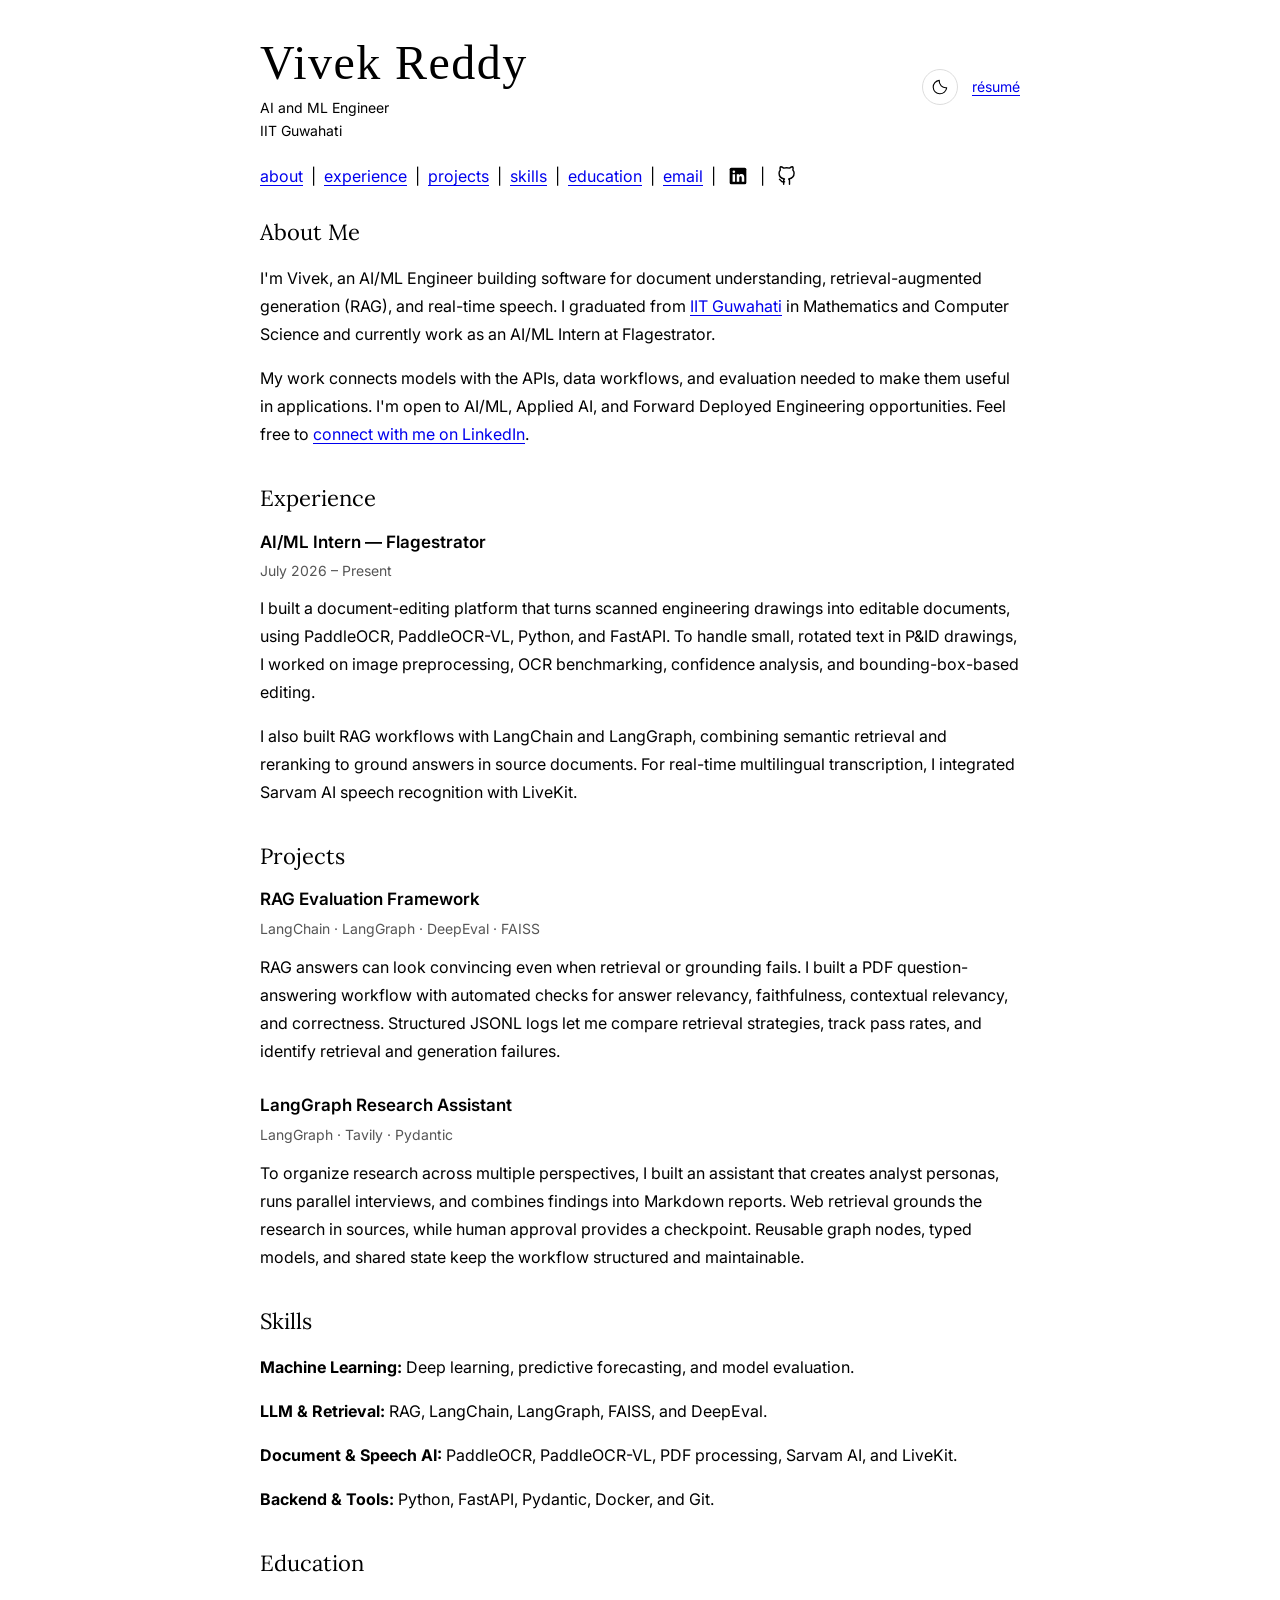
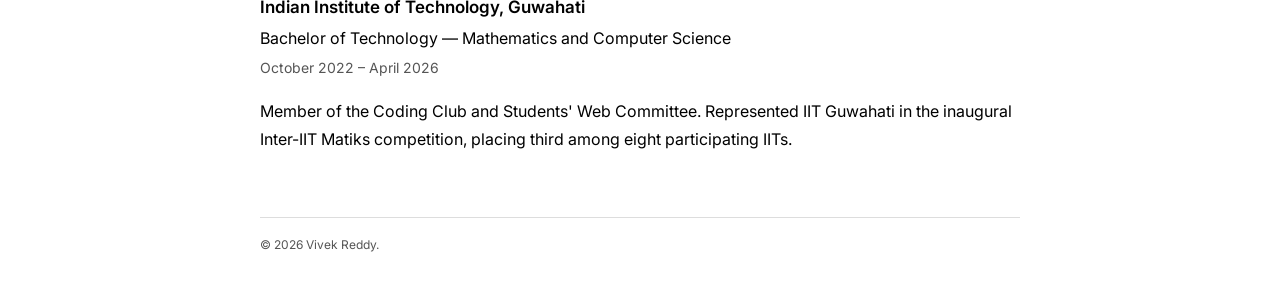
<file: index.html>
<!DOCTYPE html>
<html lang="en">
<head>
  <meta charset="UTF-8" />
  <meta name="viewport" content="width=device-width, initial-scale=1.0" />
  <title>Vivek Reddy | AI and ML Engineer</title>
  <meta name="description" content="Vivek Reddy — AI/ML Engineer and IIT Guwahati graduate working on machine learning, generative AI, OCR, and AI-powered software." />
  <link rel="preconnect" href="https://fonts.googleapis.com" />
  <link rel="preconnect" href="https://fonts.gstatic.com" crossorigin />
  <link href="https://fonts.googleapis.com/css2?family=IM+Fell+English+SC&family=Inter:wght@400;500;600&family=Lora:wght@400&display=swap" rel="stylesheet" />
  <script src="theme.js?v=theme-2"></script>
  <link rel="stylesheet" href="profile.css?v=refined-20261112" />
</head>
<body>
  <header>
    <div class="profile">
      <div>
        <h1>Vivek Reddy</h1>
        <p class="role">AI and ML Engineer</p>
        <p class="role">IIT Guwahati</p>
      </div>
      <div class="header-actions">
        <button class="theme-toggle" type="button" aria-label="Switch to dark mode" hidden>
          <svg class="moon-icon" width="18" height="18" viewBox="0 0 24 24" fill="none" stroke="currentColor" stroke-width="1.5" stroke-linecap="round" stroke-linejoin="round" aria-hidden="true" focusable="false"><path d="M20.9 13A9 9 0 0 1 11 3.1 9 9 0 1 0 20.9 13Z" /></svg>
          <svg class="sun-icon" width="18" height="18" viewBox="0 0 24 24" fill="none" stroke="currentColor" stroke-width="1.5" stroke-linecap="round" aria-hidden="true" focusable="false"><circle cx="12" cy="12" r="4" /><path d="M12 2v2m0 16v2M2 12h2m16 0h2M5 5l1.5 1.5m11 11L19 19M5 19l1.5-1.5m11-11L19 5" /></svg>
        </button>
        <a class="resume-link" href="https://drive.google.com/file/d/1ZKZkrltONeVqQ4238UbZ5IHSVpFeZGAL/view?usp=sharing" target="_blank" rel="noopener noreferrer">résumé</a>
      </div>
    </div>
    <nav class="main-navigation" aria-label="Main navigation">
      <a href="#about">about</a>
      <span aria-hidden="true">|</span>
      <a href="#experience">experience</a>
      <span aria-hidden="true">|</span>
      <a href="#projects">projects</a>
      <span aria-hidden="true">|</span>
      <a href="#skills">skills</a>
      <span aria-hidden="true">|</span>
      <a href="#education">education</a>
      <span aria-hidden="true">|</span>
      <a href="mailto:vivekreddyiitg@gmail.com">email</a>
      <span aria-hidden="true">|</span>
      <a class="social-icon" href="https://www.linkedin.com/in/vivek-reddy-7050603a9/" aria-label="Vivek Reddy on LinkedIn" title="LinkedIn">
        <svg width="20" height="20" viewBox="0 0 24 24" fill="currentColor" aria-hidden="true" focusable="false">
          <rect x="2" y="2" width="20" height="20" rx="2" />
          <circle cx="7" cy="7" r="1.5" fill="white" />
          <path d="M5.5 10h3v9h-3zm5 0h2.8v1.3c.6-1 1.5-1.6 2.9-1.6 2.4 0 3.3 1.5 3.3 4V19h-3v-4.7c0-1.3-.4-2-1.5-2s-1.5.8-1.5 2V19h-3z" fill="white" />
        </svg>
      </a>
      <span aria-hidden="true">|</span>
      <a class="social-icon" href="https://github.com/v1vekreddy" aria-label="Vivek Reddy on GitHub" title="GitHub">
        <svg width="20" height="20" viewBox="0 0 24 24" fill="none" stroke="currentColor" stroke-width="1.7" stroke-linecap="round" stroke-linejoin="round" aria-hidden="true" focusable="false">
          <path d="M9 19c-4.3 1.4-4.3-2.5-6-3m12 6v-3.87a3.37 3.37 0 0 0-.94-2.61c3.14-.35 6.44-1.54 6.44-7A5.44 5.44 0 0 0 19 4.77 5.07 5.07 0 0 0 18.91 1S17.73.65 15 2.48a13.38 13.38 0 0 0-7 0C5.27.65 4.09 1 4.09 1A5.07 5.07 0 0 0 4 4.77a5.44 5.44 0 0 0-1.5 3.78c0 5.42 3.3 6.61 6.44 7A3.37 3.37 0 0 0 8 18.13V22" />
        </svg>
      </a>
    </nav>
  </header>

  <main>
    <section id="about" aria-label="About me">
      <h2>About Me</h2>
      <p>I'm Vivek, an AI/ML Engineer building software for document understanding, retrieval-augmented generation (RAG), and real-time speech. I graduated from <a href="#education">IIT Guwahati</a> in Mathematics and Computer Science and currently work as an AI/ML Intern at Flagestrator.</p>
      <p>My work connects models with the APIs, data workflows, and evaluation needed to make them useful in applications. I'm open to AI/ML, Applied AI, and Forward Deployed Engineering opportunities. Feel free to <a href="https://www.linkedin.com/in/vivek-reddy-7050603a9/">connect with me on LinkedIn</a>.</p>
    </section>

    <section id="experience" aria-labelledby="experience-heading">
      <h2 id="experience-heading">Experience</h2>
      <article class="experience-entry">
        <h3>AI/ML Intern &mdash; Flagestrator</h3>
        <p class="entry-date">July 2026 &ndash; Present</p>
        <p>I built a document-editing platform that turns scanned engineering drawings into editable documents, using PaddleOCR, PaddleOCR-VL, Python, and FastAPI. To handle small, rotated text in P&amp;ID drawings, I worked on image preprocessing, OCR benchmarking, confidence analysis, and bounding-box-based editing.</p>
        <p>I also built RAG workflows with LangChain and LangGraph, combining semantic retrieval and reranking to ground answers in source documents. For real-time multilingual transcription, I integrated Sarvam AI speech recognition with LiveKit.</p>
      </article>
    </section>

    <section id="projects" aria-labelledby="projects-heading">
      <h2 id="projects-heading">Projects</h2>
      <article class="project-entry">
        <h3>RAG Evaluation Framework</h3>
        <p class="project-tools">LangChain &middot; LangGraph &middot; DeepEval &middot; FAISS</p>
        <p>RAG answers can look convincing even when retrieval or grounding fails. I built a PDF question-answering workflow with automated checks for answer relevancy, faithfulness, contextual relevancy, and correctness. Structured JSONL logs let me compare retrieval strategies, track pass rates, and identify retrieval and generation failures.</p>
      </article>
      <article class="project-entry">
        <h3>LangGraph Research Assistant</h3>
        <p class="project-tools">LangGraph &middot; Tavily &middot; Pydantic</p>
        <p>To organize research across multiple perspectives, I built an assistant that creates analyst personas, runs parallel interviews, and combines findings into Markdown reports. Web retrieval grounds the research in sources, while human approval provides a checkpoint. Reusable graph nodes, typed models, and shared state keep the workflow structured and maintainable.</p>
      </article>
    </section>

    <section id="skills" aria-labelledby="skills-heading">
      <h2 id="skills-heading">Skills</h2>
      <p><strong>Machine Learning:</strong> Deep learning, predictive forecasting, and model evaluation.</p>
      <p><strong>LLM &amp; Retrieval:</strong> RAG, LangChain, LangGraph, FAISS, and DeepEval.</p>
      <p><strong>Document &amp; Speech AI:</strong> PaddleOCR, PaddleOCR-VL, PDF processing, Sarvam AI, and LiveKit.</p>
      <p><strong>Backend &amp; Tools:</strong> Python, FastAPI, Pydantic, Docker, and Git.</p>
    </section>

    <section id="education" aria-labelledby="education-heading">
      <h2 id="education-heading">Education</h2>
      <h3>Indian Institute of Technology, Guwahati</h3>
      <p>Bachelor of Technology &mdash; Mathematics and Computer Science</p>
      <p class="entry-date">October 2022 &ndash; April 2026</p>
      <p>Member of the Coding Club and Students' Web Committee. Represented IIT Guwahati in the inaugural Inter-IIT Matiks competition, placing third among eight participating IITs.</p>
    </section>

  </main>

  <footer>
    <p>&copy; 2026 Vivek Reddy.</p>
  </footer>
</body>
</html>
</file>
<file: profile.css>
:root {
  color-scheme: light;
  --background: #ffffff;
  --text: #000000;
  --heading: #000000;
  --muted: #555555;
  --link: #0000ee;
  --surface: #ffffff;
  --border: #dddddd;
  --hover: #f0f1f3;
  --link-hover: #ffffcc;
  font-family: "Inter", Arial, Helvetica, sans-serif;
  color: var(--text);
  background: var(--background);
  -webkit-text-size-adjust: 100%;
  -webkit-font-smoothing: antialiased;
}

*,
*::before,
*::after {
  box-sizing: border-box;
}

html {
  scroll-behavior: smooth;
  scroll-padding-top: 2rem;
}

body {
  isolation: isolate;
  max-width: 800px;
  margin: 0 auto;
  padding: 32px 20px 48px;
  font-size: 16px;
  line-height: 1.75;
  overflow-wrap: break-word;
}

.profile {
  display: flex;
  flex-wrap: wrap;
  align-items: center;
  justify-content: space-between;
  gap: 16px 24px;
}

.resume-link {
  font-size: 14px;
  white-space: nowrap;
}

.header-actions {
  display: flex;
  align-items: center;
  flex-wrap: wrap;
  gap: 14px;
}

h1 {
  margin: 0 0 3px;
  color: var(--heading);
  font-family: "IM Fell English SC", "IM Fell English", Garamond, serif;
  font-size: clamp(38px, 6vw, 48px);
  line-height: 1.3;
  font-weight: 400;
  letter-spacing: 0.03em;
}

p {
  margin: 0;
}

.role {
  font-size: 14px;
  line-height: 1.6;
}

.main-navigation {
  display: flex;
  flex-wrap: wrap;
  align-items: center;
  gap: 8px;
  margin-top: 20px;
}

.main-navigation .social-icon {
  display: inline-flex;
  align-items: center;
  justify-content: center;
  width: 28px;
  height: 28px;
  border-radius: 4px;
  color: var(--text);
  text-decoration: none;
}

.main-navigation .social-icon:hover {
  background: var(--hover);
}

.social-icon svg {
  display: block;
  flex-shrink: 0;
}

@media (pointer: coarse) {
  .main-navigation > a {
    display: inline-flex;
    align-items: center;
    min-height: 44px;
  }

  .main-navigation > span {
    display: none;
  }

  .main-navigation .social-icon {
    width: 44px;
    height: 44px;
  }
}

main {
  margin-top: 28px;
}

section + section {
  margin-top: 36px;
}

section > p + p,
.experience-entry > p:not(.entry-date) + p {
  margin-top: 16px;
}

.experience-entry + .experience-entry {
  margin-top: 24px;
}

.project-entry + .project-entry {
  margin-top: 28px;
}

.project-tools {
  margin: 4px 0 12px;
  color: var(--muted);
  font-size: 14px;
}

h3 {
  margin: 0 0 4px;
  font-size: 17px;
  line-height: 1.5;
  font-weight: 600;
}

.entry-date {
  margin: 4px 0 10px;
  color: var(--muted);
  font-size: 14px;
}

section > p.entry-date {
  margin-top: 4px;
}

h2 {
  margin: 0 0 16px;
  color: var(--heading);
  font-family: "Lora", Georgia, "Times New Roman", serif;
  font-size: 22px;
  line-height: 1.35;
  font-weight: 400;
}

.emphasis {
  color: var(--heading);
}

a {
  color: var(--link);
  text-decoration-color: currentColor;
  text-decoration-thickness: 1px;
  text-underline-offset: 3px;
  transition: text-decoration-color 150ms ease;
}

a:hover {
  background: var(--link-hover);
}

a:focus-visible {
  outline: 2px solid var(--heading);
  outline-offset: 4px;
  border-radius: 2px;
}

footer {
  margin-top: 64px;
  padding-top: 16px;
  border-top: 1px solid var(--border);
  font-size: 12px;
  line-height: 1.8;
}

footer p,
footer p a {
  color: var(--muted);
}

@media (max-width: 600px) {
  body {
    padding: 24px 20px 32px;
  }
}

@media (max-width: 420px) {
  body {
    padding-top: 24px;
    font-size: 16px;
  }

  h1 {
    font-size: 38px;
  }

}

@media (prefers-reduced-motion: reduce) {
  html {
    scroll-behavior: auto;
  }

  a {
    transition: none;
  }
}

:root[data-theme="dark"] {
  color-scheme: dark;
  --background: #161a22;
  --text: #e3e7ee;
  --heading: #f2f4f8;
  --muted: #a8b0bd;
  --link: #9cbcff;
  --surface: #202631;
  --border: #39414f;
  --hover: #2b3340;
  --link-hover: #29364b;
}

html, body, h1, h2, h3, p, a, footer, .theme-toggle {
  transition: background-color 350ms ease, color 350ms ease, border-color 350ms ease;
}

.theme-toggle {
  display: inline-flex;
  align-items: center;
  justify-content: center;
  width: 36px;
  height: 36px;
  padding: 7px;
  border: 1px solid var(--border);
  border-radius: 50%;
  background: var(--surface);
  color: var(--text);
  cursor: pointer;
}
.theme-toggle[hidden], .sun-icon { display: none; }
@media (pointer: coarse) {
  .theme-toggle { width: 44px; height: 44px; }
}
.theme-toggle:hover { background: var(--hover); }
.theme-toggle:focus-visible { outline: 2px solid var(--link); outline-offset: 4px; }
[data-theme="dark"] .moon-icon { display: none; }
[data-theme="dark"] .sun-icon { display: block; }
.social-icon svg [fill="white"] { fill: var(--background); }
@media (prefers-reduced-motion: reduce) {
  *, *::before, *::after { transition: none !important; }
}
@media print {
  .theme-toggle { display: none !important; }
  :root[data-theme="dark"] { --background: #fff; --text: #000; --heading: #000; --muted: #555; --link: #0000ee; }
}
</file>
